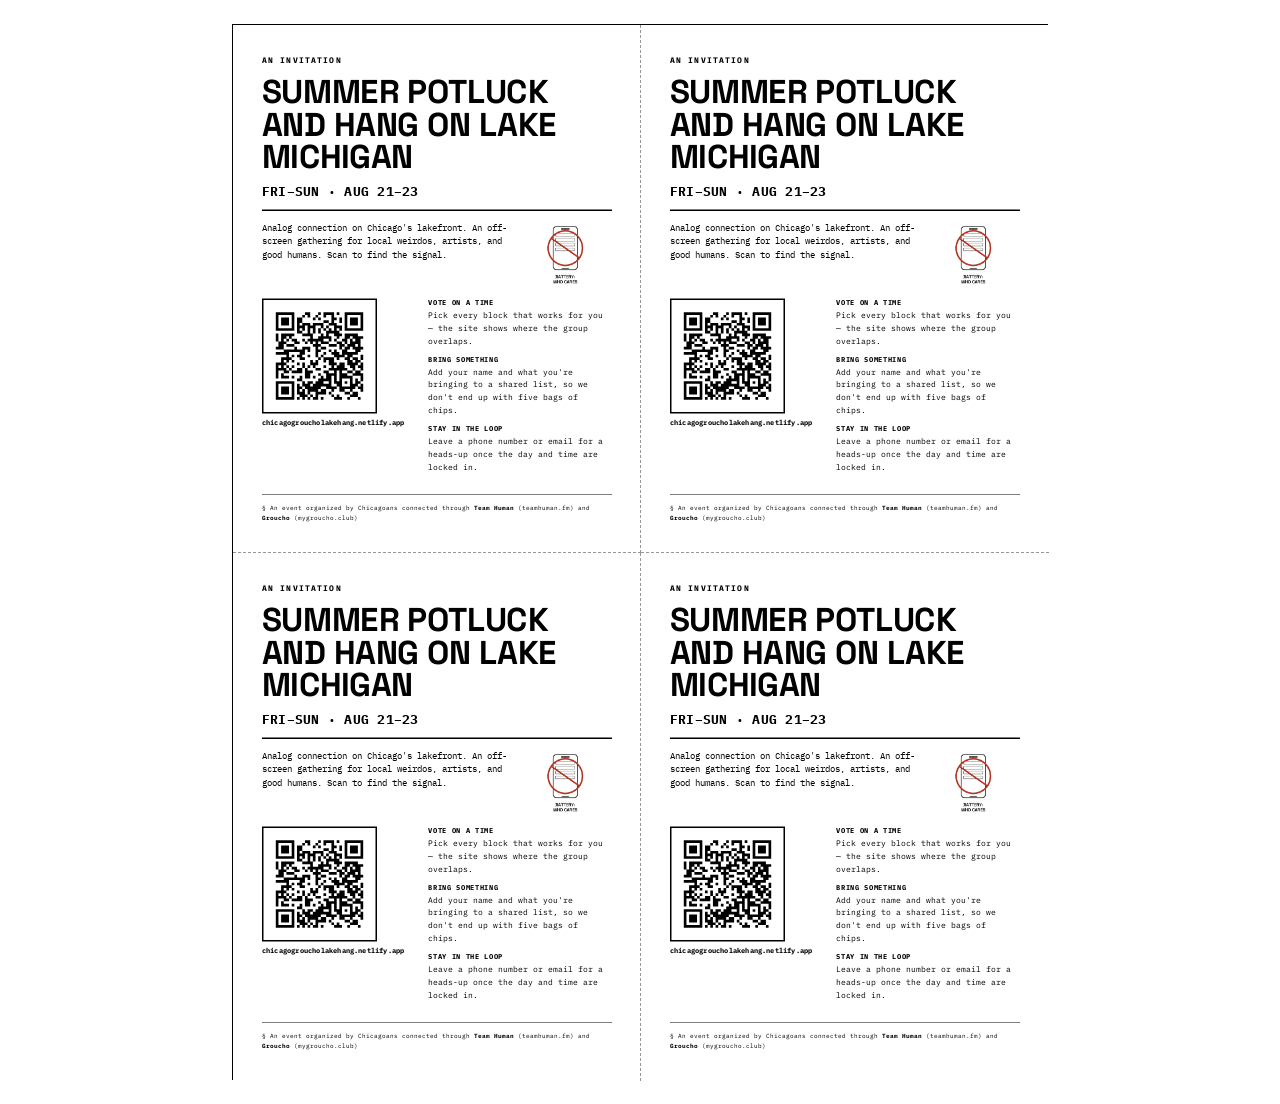
<file: flyer-quartersheet.html>
<!DOCTYPE html>
<html lang="en">
<head>
<meta charset="UTF-8">
<meta name="viewport" content="width=device-width, initial-scale=1.0">
<title>Lake Michigan Hang — Quarter-Sheet Flyer (4-up)</title>
<link rel="preconnect" href="https://fonts.googleapis.com">
<link href="https://fonts.googleapis.com/css2?family=IBM+Plex+Mono:wght@400;500;600;700&family=Space+Grotesk:wght@700;800&display=swap" rel="stylesheet">
<style>
  * { box-sizing: border-box; }

  @page { size: letter portrait; margin: 0; }

  html, body {
    margin: 0;
    padding: 0;
    background: #fff;
    color: #000;
  }

  body {
    display: flex;
    justify-content: center;
    padding: 24px;
  }

  @media print {
    body { padding: 0; }
  }

  .sheet {
    width: 8.5in;
    height: 11in;
    max-width: 100%;
    display: grid;
    grid-template-columns: 1fr 1fr;
    grid-template-rows: 1fr 1fr;
    background: #fff;
    border: 1px solid #000;
  }

  @media print {
    .sheet { border: none; }
  }

  .quad {
    width: 4.25in;
    height: 5.5in;
    overflow: hidden;
    position: relative;
    border-right: 1px dashed #999;
    border-bottom: 1px dashed #999;
  }

  .quad:nth-child(2) { border-right: none; }
  .quad:nth-child(3) { border-bottom: none; }
  .quad:nth-child(4) { border-right: none; border-bottom: none; }

  /* ---- exact flyer.html page styles, unchanged, scaled 50% via transform ---- */
  .page {
    width: 8.5in;
    height: 11in;
    background: #fff;
    color: #000;
    font-family: 'IBM Plex Mono', monospace;
    padding: 0.65in 0.6in;
    display: flex;
    flex-direction: column;
    transform: scale(0.5);
    transform-origin: top left;
  }

  .eyebrow {
    margin: 0 0 0.25in;
    font: 700 15px/1 'IBM Plex Mono', monospace;
    letter-spacing: 0.22em;
    text-transform: uppercase;
  }

  h1 {
    margin: 0;
    font: 800 66px/0.98 'Space Grotesk', sans-serif;
    letter-spacing: -0.01em;
    text-transform: uppercase;
  }

  .date-line {
    margin: 0.22in 0 0;
    font: 700 26px/1.2 'IBM Plex Mono', monospace;
    letter-spacing: 0.02em;
  }

  .rule {
    border: none;
    border-top: 3px solid #000;
    margin: 0.22in 0;
  }

  .intro-row {
    display: flex;
    align-items: flex-start;
    gap: 0.35in;
  }

  .intro {
    margin: 0;
    font: 400 17px/1.55 'IBM Plex Mono', monospace;
    max-width: 5.4in;
  }

  .intro + .intro { margin-top: 0.18in; }

  .phone-accent {
    flex: none;
    height: 1.3in;
    width: auto;
  }

  .main {
    flex: 1;
    display: flex;
    align-items: flex-start;
    gap: 0.5in;
    margin-top: 0.3in;
  }

  .qr-block {
    flex: none;
    text-align: center;
  }

  .qr-box {
    border: 3px solid #000;
    padding: 14px;
    width: 2.4in;
    height: 2.4in;
    display: flex;
    align-items: center;
    justify-content: center;
  }

  .qr-box img { width: 100%; height: 100%; display: block; }

  .qr-caption {
    margin-top: 10px;
    font: 700 13px/1.3 'IBM Plex Mono', monospace;
    letter-spacing: 0.03em;
  }

  .side-copy {
    font: 400 16px/1.6 'IBM Plex Mono', monospace;
  }

  .side-copy p { margin: 0 0 0.16in; }
  .side-copy p:last-child { margin-bottom: 0; }

  .side-copy .label {
    font: 700 13px 'IBM Plex Mono', monospace;
    letter-spacing: 0.1em;
    text-transform: uppercase;
    display: block;
    margin-bottom: 4px;
  }

  footer {
    margin-top: 0.22in;
    padding-top: 0.15in;
    border-top: 1px solid #000;
    font: 400 12.5px/1.6 'IBM Plex Mono', monospace;
  }

  footer .mark { font-weight: 700; }
</style>
</head>
<body>

<div class="sheet">
  <div class="quad"><div class="page">
    <p class="eyebrow">An Invitation</p>
    <h1>Summer Potluck and Hang on Lake Michigan</h1>
    <p class="date-line">FRI&ndash;SUN &middot; AUG 21&ndash;23</p>
    <hr class="rule">
    <div class="intro-row">
      <p class="intro">Analog connection on Chicago's lakefront. An off-screen gathering for local weirdos, artists, and good humans. Scan to find the signal.</p>
      <img src="assets/silly-phone.png" alt="A phone with a prohibition symbol over it, captioned Battery: Who Cares" class="phone-accent">
    </div>
    <div class="main">
      <div class="qr-block">
        <div class="qr-box">
          <img src="assets/flyer-qr.svg" alt="QR code linking to the Lake Michigan Hang site">
        </div>
        <p class="qr-caption">chicagogroucholakehang.netlify.app</p>
      </div>
      <div class="side-copy">
        <p><span class="label">Vote on a time</span>Pick every block that works for you &mdash; the site shows where the group overlaps.</p>
        <p><span class="label">Bring something</span>Add your name and what you're bringing to a shared list, so we don't end up with five bags of chips.</p>
        <p><span class="label">Stay in the loop</span>Leave a phone number or email for a heads-up once the day and time are locked in.</p>
      </div>
    </div>
    <footer>
      <span>&sect; An event organized by Chicagoans connected through <span class="mark">Team Human</span> (teamhuman.fm) and <span class="mark">Groucho</span> (mygroucho.club)</span>
    </footer>
  </div></div>

  <div class="quad"><div class="page">
    <p class="eyebrow">An Invitation</p>
    <h1>Summer Potluck and Hang on Lake Michigan</h1>
    <p class="date-line">FRI&ndash;SUN &middot; AUG 21&ndash;23</p>
    <hr class="rule">
    <div class="intro-row">
      <p class="intro">Analog connection on Chicago's lakefront. An off-screen gathering for local weirdos, artists, and good humans. Scan to find the signal.</p>
      <img src="assets/silly-phone.png" alt="A phone with a prohibition symbol over it, captioned Battery: Who Cares" class="phone-accent">
    </div>
    <div class="main">
      <div class="qr-block">
        <div class="qr-box">
          <img src="assets/flyer-qr.svg" alt="QR code linking to the Lake Michigan Hang site">
        </div>
        <p class="qr-caption">chicagogroucholakehang.netlify.app</p>
      </div>
      <div class="side-copy">
        <p><span class="label">Vote on a time</span>Pick every block that works for you &mdash; the site shows where the group overlaps.</p>
        <p><span class="label">Bring something</span>Add your name and what you're bringing to a shared list, so we don't end up with five bags of chips.</p>
        <p><span class="label">Stay in the loop</span>Leave a phone number or email for a heads-up once the day and time are locked in.</p>
      </div>
    </div>
    <footer>
      <span>&sect; An event organized by Chicagoans connected through <span class="mark">Team Human</span> (teamhuman.fm) and <span class="mark">Groucho</span> (mygroucho.club)</span>
    </footer>
  </div></div>

  <div class="quad"><div class="page">
    <p class="eyebrow">An Invitation</p>
    <h1>Summer Potluck and Hang on Lake Michigan</h1>
    <p class="date-line">FRI&ndash;SUN &middot; AUG 21&ndash;23</p>
    <hr class="rule">
    <div class="intro-row">
      <p class="intro">Analog connection on Chicago's lakefront. An off-screen gathering for local weirdos, artists, and good humans. Scan to find the signal.</p>
      <img src="assets/silly-phone.png" alt="A phone with a prohibition symbol over it, captioned Battery: Who Cares" class="phone-accent">
    </div>
    <div class="main">
      <div class="qr-block">
        <div class="qr-box">
          <img src="assets/flyer-qr.svg" alt="QR code linking to the Lake Michigan Hang site">
        </div>
        <p class="qr-caption">chicagogroucholakehang.netlify.app</p>
      </div>
      <div class="side-copy">
        <p><span class="label">Vote on a time</span>Pick every block that works for you &mdash; the site shows where the group overlaps.</p>
        <p><span class="label">Bring something</span>Add your name and what you're bringing to a shared list, so we don't end up with five bags of chips.</p>
        <p><span class="label">Stay in the loop</span>Leave a phone number or email for a heads-up once the day and time are locked in.</p>
      </div>
    </div>
    <footer>
      <span>&sect; An event organized by Chicagoans connected through <span class="mark">Team Human</span> (teamhuman.fm) and <span class="mark">Groucho</span> (mygroucho.club)</span>
    </footer>
  </div></div>

  <div class="quad"><div class="page">
    <p class="eyebrow">An Invitation</p>
    <h1>Summer Potluck and Hang on Lake Michigan</h1>
    <p class="date-line">FRI&ndash;SUN &middot; AUG 21&ndash;23</p>
    <hr class="rule">
    <div class="intro-row">
      <p class="intro">Analog connection on Chicago's lakefront. An off-screen gathering for local weirdos, artists, and good humans. Scan to find the signal.</p>
      <img src="assets/silly-phone.png" alt="A phone with a prohibition symbol over it, captioned Battery: Who Cares" class="phone-accent">
    </div>
    <div class="main">
      <div class="qr-block">
        <div class="qr-box">
          <img src="assets/flyer-qr.svg" alt="QR code linking to the Lake Michigan Hang site">
        </div>
        <p class="qr-caption">chicagogroucholakehang.netlify.app</p>
      </div>
      <div class="side-copy">
        <p><span class="label">Vote on a time</span>Pick every block that works for you &mdash; the site shows where the group overlaps.</p>
        <p><span class="label">Bring something</span>Add your name and what you're bringing to a shared list, so we don't end up with five bags of chips.</p>
        <p><span class="label">Stay in the loop</span>Leave a phone number or email for a heads-up once the day and time are locked in.</p>
      </div>
    </div>
    <footer>
      <span>&sect; An event organized by Chicagoans connected through <span class="mark">Team Human</span> (teamhuman.fm) and <span class="mark">Groucho</span> (mygroucho.club)</span>
    </footer>
  </div></div>
</div>

</body>
</html>
</file>
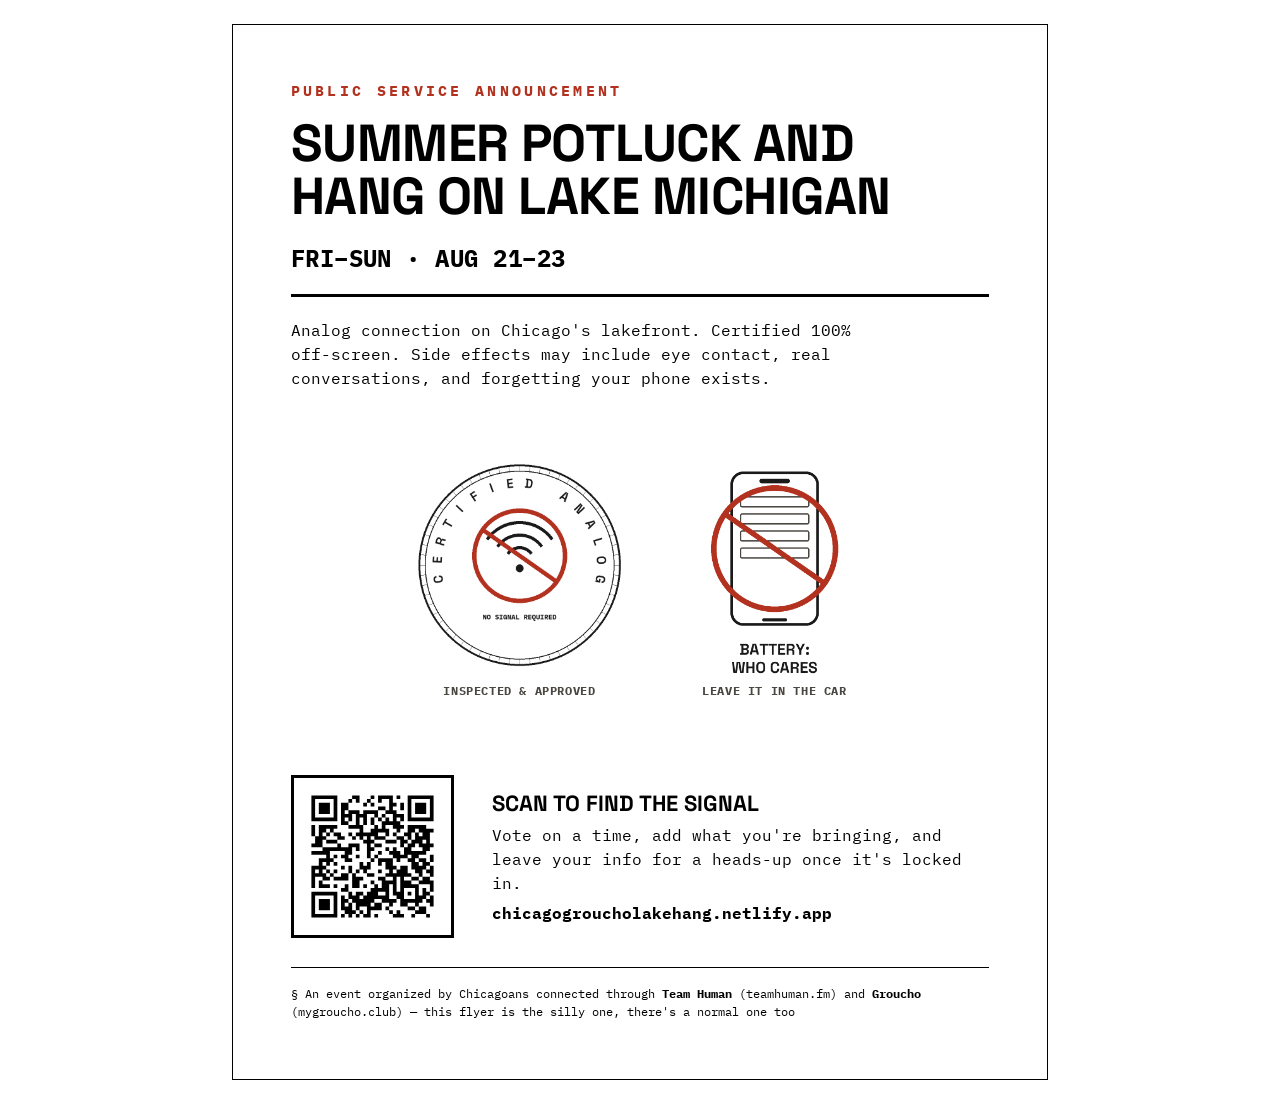
<file: flyer-silly.html>
<!DOCTYPE html>
<html lang="en">
<head>
<meta charset="UTF-8">
<meta name="viewport" content="width=device-width, initial-scale=1.0">
<title>Lake Michigan Hang — Silly Flyer</title>
<link rel="preconnect" href="https://fonts.googleapis.com">
<link href="https://fonts.googleapis.com/css2?family=IBM+Plex+Mono:wght@400;500;600;700&family=Space+Grotesk:wght@700;800&display=swap" rel="stylesheet">
<style>
  * { box-sizing: border-box; }

  @page { size: letter portrait; margin: 0; }

  html, body {
    margin: 0;
    padding: 0;
    background: #fff;
    color: #000;
  }

  body {
    display: flex;
    justify-content: center;
    padding: 24px;
  }

  @media print {
    body { padding: 0; }
  }

  .page {
    width: 8.5in;
    height: 11in;
    max-width: 100%;
    background: #fff;
    color: #000;
    font-family: 'IBM Plex Mono', monospace;
    padding: 0.6in 0.6in;
    display: flex;
    flex-direction: column;
    border: 1px solid #000;
  }

  @media print {
    .page { border: none; }
  }

  .eyebrow {
    margin: 0 0 0.2in;
    font: 700 15px/1 'IBM Plex Mono', monospace;
    letter-spacing: 0.22em;
    text-transform: uppercase;
    color: #b3311f;
  }

  h1 {
    margin: 0;
    font: 800 52px/1.02 'Space Grotesk', sans-serif;
    letter-spacing: -0.01em;
    text-transform: uppercase;
  }

  .date-line {
    margin: 0.22in 0 0;
    font: 700 24px/1.2 'IBM Plex Mono', monospace;
    letter-spacing: 0.02em;
  }

  .rule {
    border: none;
    border-top: 3px solid #000;
    margin: 0.22in 0;
  }

  .intro {
    margin: 0;
    font: 400 16px/1.5 'IBM Plex Mono', monospace;
    max-width: 6.3in;
  }

  .graphics-row {
    flex: 1;
    display: flex;
    align-items: center;
    justify-content: center;
    gap: 0.5in;
    margin-top: 0.3in;
  }

  .graphic-block {
    text-align: center;
  }

  .graphic-block img {
    height: 2.3in;
    width: auto;
    display: block;
  }

  .graphic-caption {
    margin-top: 8px;
    font: 700 12px 'IBM Plex Mono', monospace;
    letter-spacing: 0.05em;
    text-transform: uppercase;
    color: #4a4640;
  }

  .cta-row {
    display: flex;
    align-items: center;
    gap: 0.4in;
    margin-top: 0.3in;
  }

  .qr-box {
    flex: none;
    border: 3px solid #000;
    padding: 10px;
    width: 1.7in;
    height: 1.7in;
    display: flex;
    align-items: center;
    justify-content: center;
  }

  .qr-box img { width: 100%; height: 100%; display: block; }

  .cta-copy {
    font: 400 16px/1.5 'IBM Plex Mono', monospace;
  }

  .cta-copy .big {
    display: block;
    font: 800 22px 'Space Grotesk', sans-serif;
    text-transform: uppercase;
    margin-bottom: 6px;
  }

  .cta-copy .url {
    display: block;
    margin-top: 6px;
    font-weight: 700;
  }

  footer {
    margin-top: 0.3in;
    padding-top: 0.18in;
    border-top: 1px solid #000;
    font: 400 12px/1.5 'IBM Plex Mono', monospace;
  }

  footer .mark { font-weight: 700; }
</style>
</head>
<body>

<div class="page">

  <p class="eyebrow">Public Service Announcement</p>
  <h1>Summer Potluck and Hang on Lake Michigan</h1>
  <p class="date-line">FRI&ndash;SUN &middot; AUG 21&ndash;23</p>

  <hr class="rule">

  <p class="intro">Analog connection on Chicago's lakefront. Certified 100% off-screen. Side effects may include eye contact, real conversations, and forgetting your phone exists.</p>

  <div class="graphics-row">
    <div class="graphic-block">
      <img src="assets/silly-seal.png" alt="Certified Analog seal with a crossed-out WiFi symbol">
      <p class="graphic-caption">Inspected &amp; approved</p>
    </div>
    <div class="graphic-block">
      <img src="assets/silly-phone.png" alt="A phone with a prohibition symbol over it, captioned Battery: Who Cares">
      <p class="graphic-caption">Leave it in the car</p>
    </div>
  </div>

  <div class="cta-row">
    <div class="qr-box">
      <img src="assets/flyer-qr.svg" alt="QR code linking to the Lake Michigan Hang site">
    </div>
    <div class="cta-copy">
      <span class="big">Scan to find the signal</span>
      Vote on a time, add what you're bringing, and leave your info for a heads-up once it's locked in.
      <span class="url">chicagogroucholakehang.netlify.app</span>
    </div>
  </div>

  <footer>
    <span>&sect; An event organized by Chicagoans connected through <span class="mark">Team Human</span> (teamhuman.fm) and <span class="mark">Groucho</span> (mygroucho.club) &mdash; this flyer is the silly one, there's a normal one too</span>
  </footer>

</div>

</body>
</html>
</file>
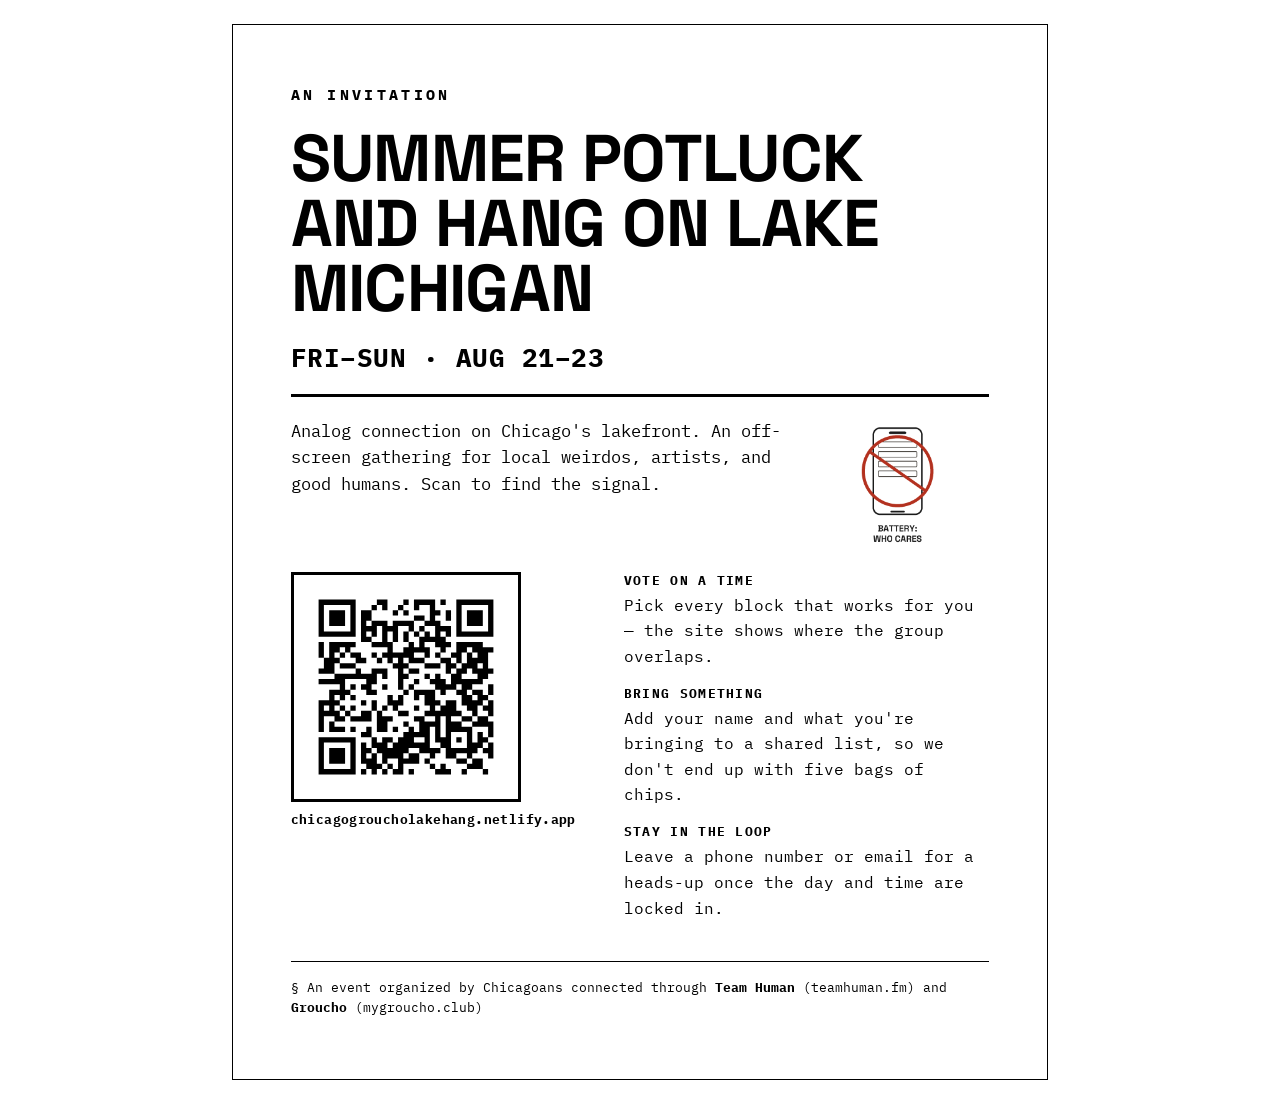
<file: flyer.html>
<!DOCTYPE html>
<html lang="en">
<head>
<meta charset="UTF-8">
<meta name="viewport" content="width=device-width, initial-scale=1.0">
<title>Lake Michigan Hang — Flyer</title>
<link rel="preconnect" href="https://fonts.googleapis.com">
<link href="https://fonts.googleapis.com/css2?family=IBM+Plex+Mono:wght@400;500;600;700&family=Space+Grotesk:wght@700;800&display=swap" rel="stylesheet">
<style>
  * { box-sizing: border-box; }

  @page { size: letter portrait; margin: 0; }

  html, body {
    margin: 0;
    padding: 0;
    background: #fff;
    color: #000;
  }

  body {
    display: flex;
    justify-content: center;
    padding: 24px;
  }

  @media print {
    body { padding: 0; }
  }

  .page {
    width: 8.5in;
    height: 11in;
    max-width: 100%;
    background: #fff;
    color: #000;
    font-family: 'IBM Plex Mono', monospace;
    padding: 0.65in 0.6in;
    display: flex;
    flex-direction: column;
    border: 1px solid #000;
  }

  @media print {
    .page { border: none; }
  }

  .eyebrow {
    margin: 0 0 0.25in;
    font: 700 15px/1 'IBM Plex Mono', monospace;
    letter-spacing: 0.22em;
    text-transform: uppercase;
  }

  h1 {
    margin: 0;
    font: 800 66px/0.98 'Space Grotesk', sans-serif;
    letter-spacing: -0.01em;
    text-transform: uppercase;
  }

  .date-line {
    margin: 0.22in 0 0;
    font: 700 26px/1.2 'IBM Plex Mono', monospace;
    letter-spacing: 0.02em;
  }

  .rule {
    border: none;
    border-top: 3px solid #000;
    margin: 0.22in 0;
  }

  .intro-row {
    display: flex;
    align-items: flex-start;
    gap: 0.35in;
  }

  .intro {
    margin: 0;
    font: 400 17px/1.55 'IBM Plex Mono', monospace;
    max-width: 5.4in;
  }

  .intro + .intro { margin-top: 0.18in; }

  .phone-accent {
    flex: none;
    height: 1.3in;
    width: auto;
  }

  .main {
    flex: 1;
    display: flex;
    align-items: flex-start;
    gap: 0.5in;
    margin-top: 0.3in;
  }

  .qr-block {
    flex: none;
    text-align: center;
  }

  .qr-box {
    border: 3px solid #000;
    padding: 14px;
    width: 2.4in;
    height: 2.4in;
    display: flex;
    align-items: center;
    justify-content: center;
  }

  .qr-box img { width: 100%; height: 100%; display: block; }

  .qr-caption {
    margin-top: 10px;
    font: 700 13px/1.3 'IBM Plex Mono', monospace;
    letter-spacing: 0.03em;
  }

  .side-copy {
    font: 400 16px/1.6 'IBM Plex Mono', monospace;
  }

  .side-copy p { margin: 0 0 0.16in; }
  .side-copy p:last-child { margin-bottom: 0; }

  .side-copy .label {
    font: 700 13px 'IBM Plex Mono', monospace;
    letter-spacing: 0.1em;
    text-transform: uppercase;
    display: block;
    margin-bottom: 4px;
  }

  footer {
    margin-top: 0.22in;
    padding-top: 0.15in;
    border-top: 1px solid #000;
    font: 400 12.5px/1.6 'IBM Plex Mono', monospace;
  }

  footer .mark { font-weight: 700; }
</style>
</head>
<body>

<div class="page">

  <p class="eyebrow">An Invitation</p>
  <h1>Summer Potluck and Hang on Lake Michigan</h1>
  <p class="date-line">FRI&ndash;SUN &middot; AUG 21&ndash;23</p>

  <hr class="rule">

  <div class="intro-row">
    <p class="intro">Analog connection on Chicago's lakefront. An off-screen gathering for local weirdos, artists, and good humans. Scan to find the signal.</p>
    <img src="assets/silly-phone.png" alt="A phone with a prohibition symbol over it, captioned Battery: Who Cares" class="phone-accent">
  </div>

  <div class="main">
    <div class="qr-block">
      <div class="qr-box">
        <img src="assets/flyer-qr.svg" alt="QR code linking to the Lake Michigan Hang site">
      </div>
      <p class="qr-caption">chicagogroucholakehang.netlify.app</p>
    </div>
    <div class="side-copy">
      <p><span class="label">Vote on a time</span>Pick every block that works for you &mdash; the site shows where the group overlaps.</p>
      <p><span class="label">Bring something</span>Add your name and what you're bringing to a shared list, so we don't end up with five bags of chips.</p>
      <p><span class="label">Stay in the loop</span>Leave a phone number or email for a heads-up once the day and time are locked in.</p>
    </div>
  </div>

  <footer>
    <span>&sect; An event organized by Chicagoans connected through <span class="mark">Team Human</span> (teamhuman.fm) and <span class="mark">Groucho</span> (mygroucho.club)</span>
  </footer>

</div>

</body>
</html>
</file>
